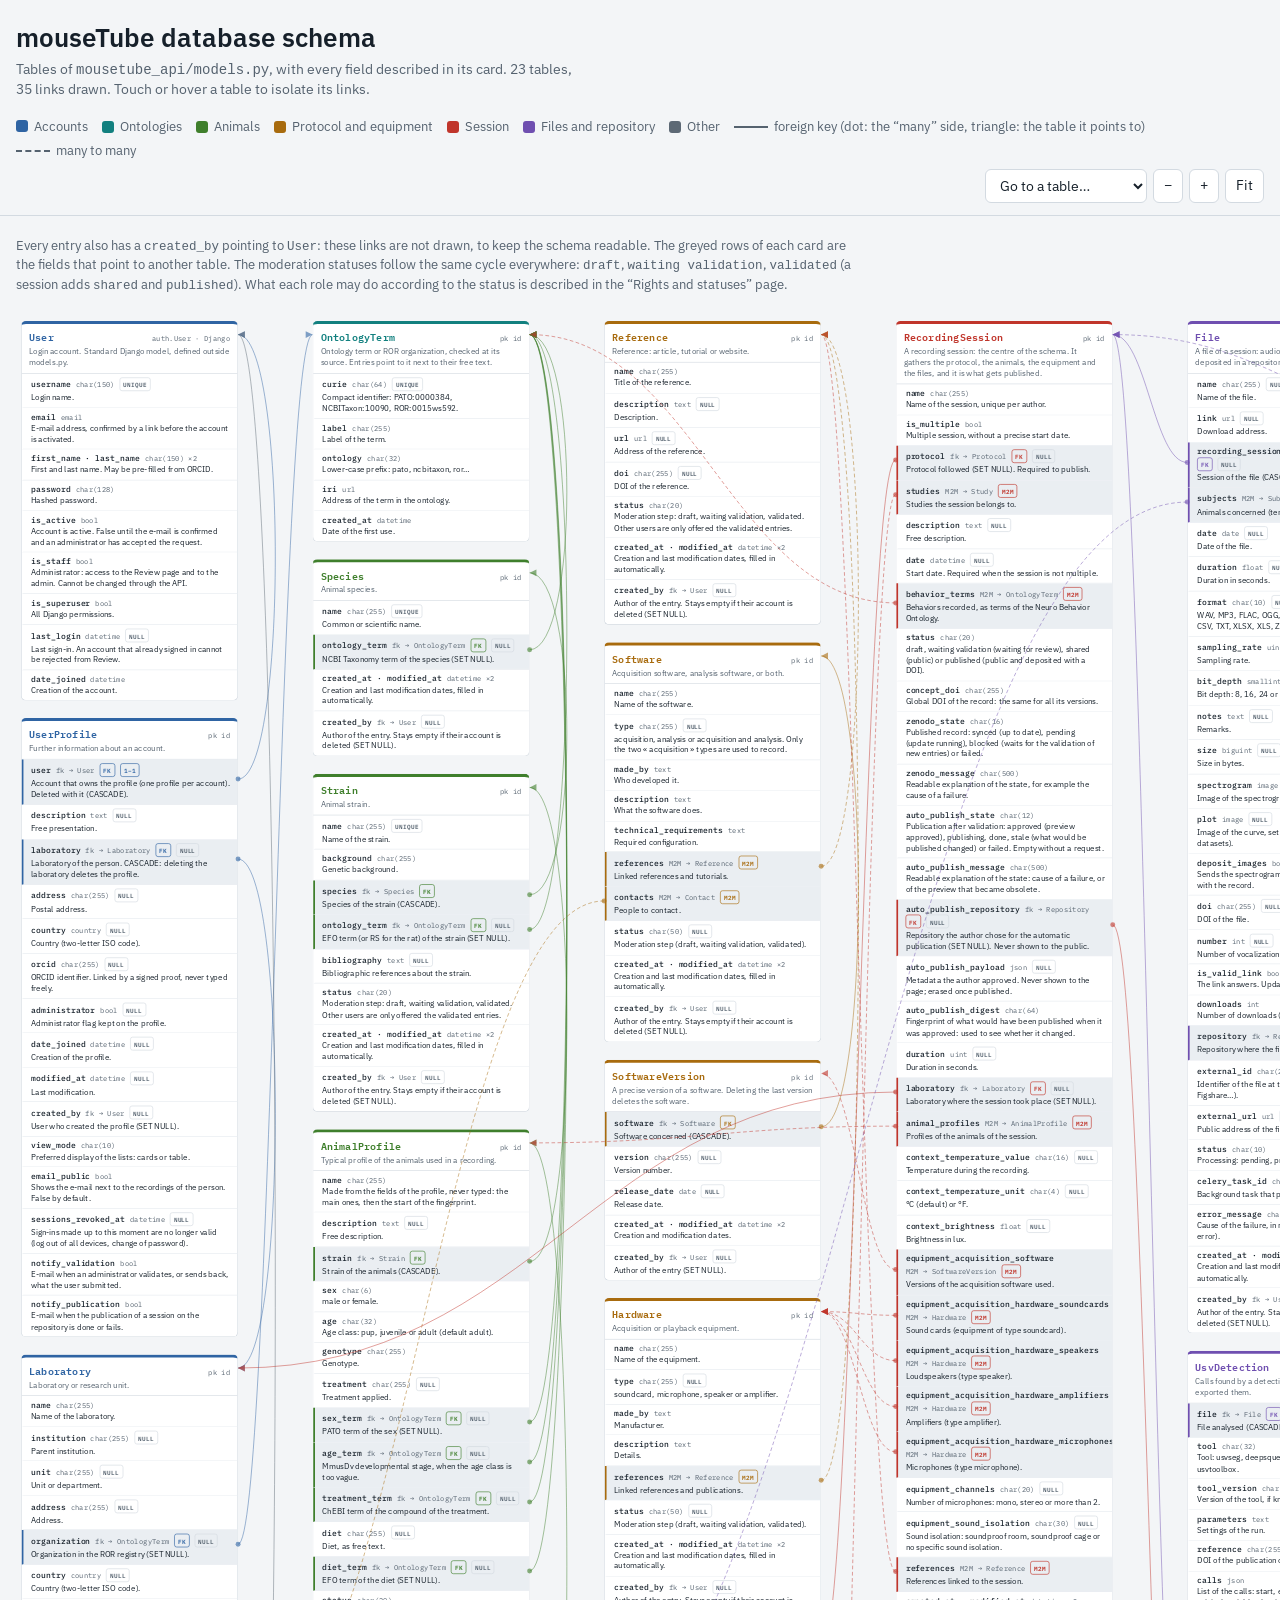
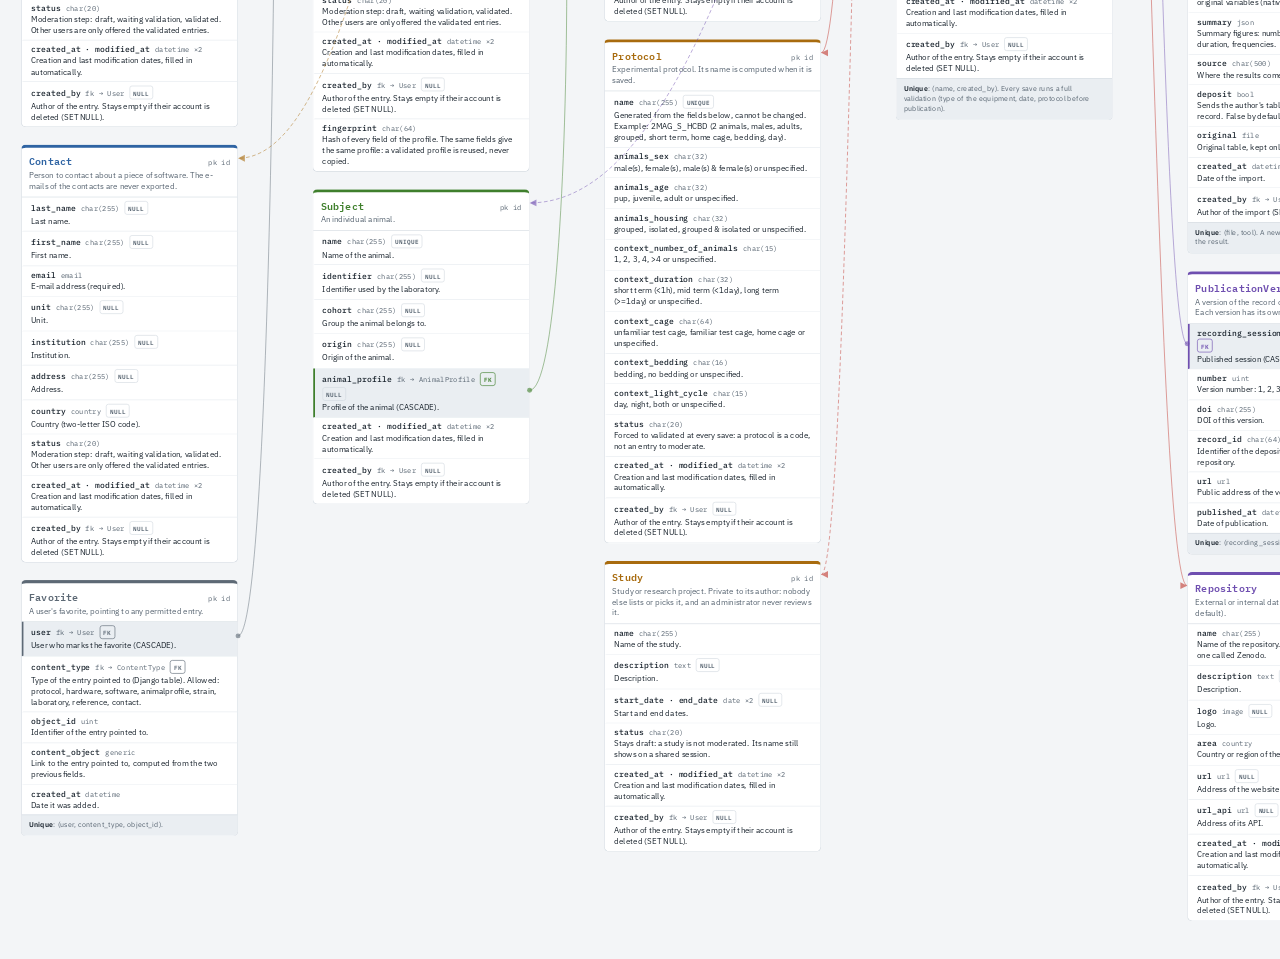
<file: docs/assets/schema/index.html>
<!DOCTYPE html>
<html lang="en">
<head>
<meta charset="utf-8">
<meta name="viewport" content="width=device-width, initial-scale=1">
<title>mouseTube database schema</title>
<link rel="preconnect" href="https://fonts.googleapis.com">
<link rel="preconnect" href="https://fonts.gstatic.com" crossorigin>
<link href="https://fonts.googleapis.com/css2?family=IBM+Plex+Mono:wght@400;500&family=IBM+Plex+Sans:wght@400;500;600&display=swap" rel="stylesheet">
<link rel="stylesheet" href="schema.css">
</head>
<body>
<header class="top">
  <h1 id="title"></h1>
  <p class="sub" id="sub"></p>
</header>
<div class="bar" id="bar" role="toolbar">
  <div class="legend" id="legend"></div>
  <div class="ctl">
    <label for="jump" id="jumpLabel" style="position:absolute;left:-9999px"></label>
    <select id="jump"><option value=""></option></select>
    <button id="zout">−</button>
    <button id="zin">+</button>
    <button id="zfit"></button>
  </div>
</div>
<p class="note" id="note"></p>
<div id="viewport"><div id="stage"><div id="canvas"></div><svg id="links" aria-hidden="true"></svg></div></div>
<script src="schema.js"></script>
</body>
</html>
</file>
<file: docs/assets/schema/schema.css>
/* Layout idea: tables as cards in six columns, left to right from accounts to publication; FK and M2M links drawn over them */
:root {
  --bg: #f3f5f7; --surface: #ffffff; --ink: #16202a; --muted: #55626f; --line: #d3dae1; --soft: #eaeef2;
  --c-acc: #2f64a3; --c-voc: #12807f; --c-ani: #3f7f2c; --c-eq: #a86b0e; --c-ses: #c0352b; --c-fil: #6f4fb0; --c-oth: #5d6975;
  --accent: #c0352b;
  --body: "IBM Plex Sans", system-ui, sans-serif; --mono: "IBM Plex Mono", ui-monospace, monospace;
  color-scheme: light;
}
@media (prefers-color-scheme: dark) {
  :root:not([data-theme="light"]) {
    --bg: #0e1317; --surface: #161d23; --ink: #e5eaee; --muted: #9aa7b2; --line: #2b353e; --soft: #1e272e;
    --c-acc: #6fa3dd; --c-voc: #4cc0bd; --c-ani: #86c46d; --c-eq: #e0a143; --c-ses: #f0766b; --c-fil: #a98ce0; --c-oth: #98a5b1;
    --accent: #f0766b; color-scheme: dark;
  }
}
:root[data-theme="dark"] {
  --bg: #0e1317; --surface: #161d23; --ink: #e5eaee; --muted: #9aa7b2; --line: #2b353e; --soft: #1e272e;
  --c-acc: #6fa3dd; --c-voc: #4cc0bd; --c-ani: #86c46d; --c-eq: #e0a143; --c-ses: #f0766b; --c-fil: #a98ce0; --c-oth: #98a5b1;
  --accent: #f0766b; color-scheme: dark;
}
* { box-sizing: border-box; }
html, body { margin: 0; background: var(--bg); color: var(--ink); font-family: var(--body); }
body { font-size: 14px; line-height: 1.4; }
header.top { padding: 20px 16px 8px; max-width: 1100px; }
h1 { margin: 0 0 4px; font-size: 1.6rem; font-weight: 600; text-wrap: balance; }
.sub { margin: 0; color: var(--muted); max-width: 70ch; }
.bar { display: flex; flex-wrap: wrap; gap: 10px 18px; align-items: center; padding: 10px 16px 12px; position: sticky; top: 0; z-index: 10; background: var(--bg); border-bottom: 1px solid var(--line); }
.legend { display: flex; flex-wrap: wrap; gap: 6px 14px; color: var(--muted); font-size: 12.5px; align-items: center; }
.sw { display: inline-flex; align-items: center; gap: 6px; }
.sw i { width: 12px; height: 12px; border-radius: 3px; display: inline-block; }
.ln { display: inline-block; width: 34px; height: 0; border-top: 2px solid var(--muted); vertical-align: middle; }
.ln.d { border-top-style: dashed; }
.ctl { display: flex; gap: 6px; align-items: center; margin-left: auto; }
button, select { font: inherit; color: var(--ink); background: var(--surface); border: 1px solid var(--line); border-radius: 6px; padding: 6px 10px; min-height: 34px; cursor: pointer; }
button:hover, select:hover { border-color: var(--muted); }
button:focus-visible, select:focus-visible, .card:focus-visible { outline: 2px solid var(--accent); outline-offset: 2px; }
.note { padding: 8px 16px 0; color: var(--muted); font-size: 12.5px; max-width: 110ch; }
#viewport { overflow: auto; padding: 8px 16px 40px; }
#stage { position: relative; }
#canvas { position: absolute; left: 0; top: 0; transform-origin: 0 0; display: flex; gap: 120px; align-items: flex-start; padding: 8px; }
.col { display: flex; flex-direction: column; gap: 28px; width: 350px; flex: none; }
#links { position: absolute; left: 0; top: 0; z-index: 3; pointer-events: none; overflow: visible; }
#links path.l { fill: none; stroke-width: 1.5; stroke-opacity: .5; }
#links path.l.m { stroke-dasharray: 6 4; }
#links .h { stroke-opacity: 1; stroke-width: 2.4; }
#links .x { stroke-opacity: .08; }
#links circle, #links polygon { fill-opacity: .6; }
#links .h-end { fill-opacity: 1; }
#links .x-end { fill-opacity: .08; }
.card { position: relative; z-index: 1; background: var(--surface); border: 1px solid var(--line); border-top: 5px solid var(--g); border-radius: 8px; overflow: hidden; }
.card.dim { opacity: .45; }
.card.on { box-shadow: 0 0 0 2px var(--g); }
.g-acc { --g: var(--c-acc); } .g-voc { --g: var(--c-voc); } .g-ani { --g: var(--c-ani); }
.g-eq { --g: var(--c-eq); } .g-ses { --g: var(--c-ses); } .g-fil { --g: var(--c-fil); } .g-oth { --g: var(--c-oth); }
.card header { display: flex; align-items: baseline; justify-content: space-between; gap: 8px; padding: 10px 12px 2px; }
.card h2 { margin: 0; font-size: 1.05rem; font-weight: 600; color: var(--g); font-family: var(--mono); }
.pk { font: 11px var(--mono); color: var(--muted); }
.card .tn { margin: 0; padding: 0 12px 8px; color: var(--muted); font-size: 12.5px; }
ul.rows { list-style: none; margin: 0; padding: 0; border-top: 1px solid var(--line); }
li.row { padding: 6px 12px 7px; border-bottom: 1px solid var(--soft); border-left: 3px solid transparent; }
li.row:last-child { border-bottom: 0; }
li.row.rel { border-left-color: var(--g); background: var(--soft); }
.l1 { display: flex; flex-wrap: wrap; gap: 2px 8px; align-items: baseline; }
.fn { font: 500 12.5px var(--mono); }
.ty { font: 11.5px var(--mono); color: var(--muted); }
.bd { font: 600 9.5px var(--mono); letter-spacing: .04em; text-transform: uppercase; padding: 1px 5px; border-radius: 4px; border: 1px solid var(--line); color: var(--muted); }
.bd.fk, .bd.m2m, .bd.one { color: var(--g); border-color: var(--g); }
.d { margin: 2px 0 0; font-size: 12.5px; color: var(--ink); }
.cons { margin: 0; padding: 7px 12px 9px; border-top: 1px solid var(--line); font-size: 12px; color: var(--muted); background: var(--soft); }
.cons b { color: var(--ink); font-weight: 600; }
@media (max-width: 700px) { h1 { font-size: 1.3rem; } .ctl { margin-left: 0; } }
@media (prefers-reduced-motion: no-preference) { .card { transition: opacity .15s, box-shadow .15s; } }
</file>
